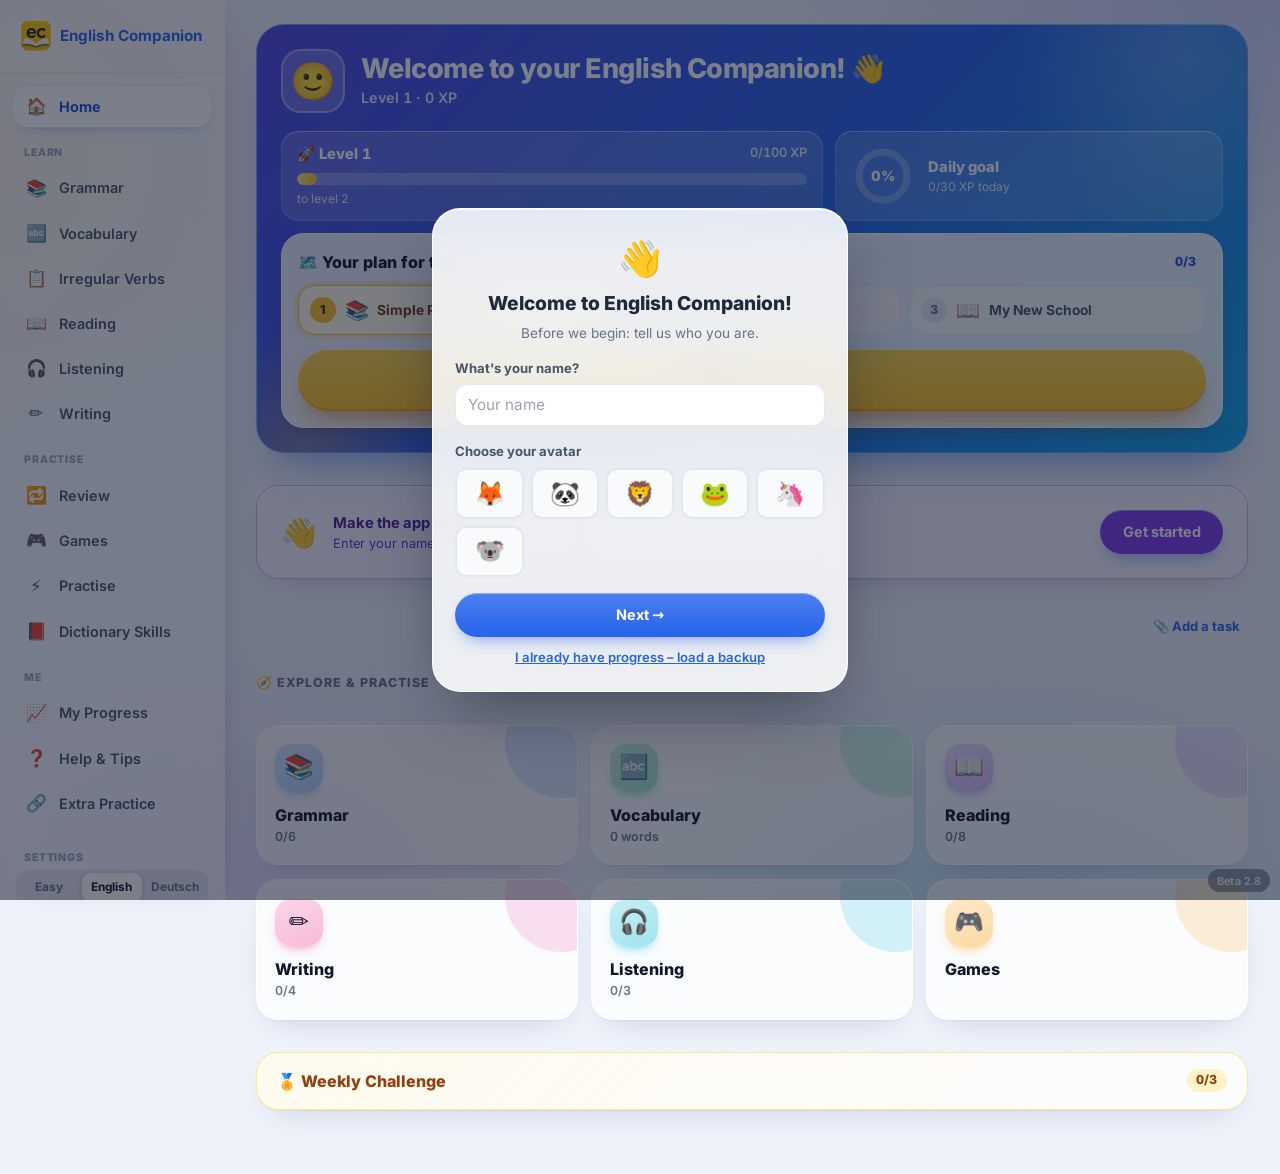
<file: index.html>
<!DOCTYPE html>
<html lang="de">
<head>
<meta charset="UTF-8">
<meta name="viewport" content="width=device-width, initial-scale=1.0, viewport-fit=cover">
<title>ec · English Companion</title>
<link rel="manifest" href="manifest.json">
<meta name="theme-color" content="#F59E0B">
<meta name="apple-mobile-web-app-capable" content="yes">
<meta name="apple-mobile-web-app-status-bar-style" content="default">
<meta name="apple-mobile-web-app-title" content="My English Companion">
<link rel="apple-touch-icon" href="apple-touch-icon.png">
<!-- Tailwind & Schrift liegen lokal (kein CDN, keine Google-Server → DSGVO,
     schneller Start, komplett offline-fähig).
     tailwind.css neu erzeugen, falls neue Utility-Klassen dazukommen:
     npx tailwindcss@3.4.17 -i in.css -o tailwind.css --content "index.html,js/**/*.js" --minify
     (in.css: "@tailwind base; @tailwind components; @tailwind utilities;") -->
<link rel="stylesheet" href="tailwind.css">
<link rel="stylesheet" href="css/app.css">
</head>
<body class="bg-slate-50">

<!-- TOPBAR (mobile) -->
<div id="topbar" style="position:fixed;top:0;left:0;right:0;min-height:3.25rem;height:calc(3.25rem + env(safe-area-inset-top));padding-top:env(safe-area-inset-top);background:#fff;border-bottom:1px solid #F1F5F9;z-index:50;align-items:center;padding-left:1rem;padding-right:1rem;gap:.6rem">
  <button onclick="toggleSidebar()" style="background:none;border:none;cursor:pointer;font-size:1.4rem;padding:.25rem;line-height:1;color:#475569" aria-label="Menü">☰</button>
  <button onclick="go('home')" style="display:flex;align-items:center;gap:.6rem;background:none;border:none;cursor:pointer;padding:0;min-width:0" aria-label="Home"><img src="icon-192.png" alt="ec" style="width:1.6rem;height:1.6rem;border-radius:.4rem;object-fit:cover;flex-shrink:0"><span style="font-weight:700;color:#2563EB;font-size:.95rem;white-space:nowrap;overflow:hidden;text-overflow:ellipsis">English Companion</span></button>
</div>
<!-- SIDEBAR OVERLAY -->
<div id="sidebar-overlay" onclick="toggleSidebar()"></div>
<!-- SIDEBAR -->
<aside id="sidebar" class="fixed top-0 left-0 h-full w-56 bg-white border-r border-slate-100 flex-col z-40">
  <div class="px-5 py-5 border-b border-slate-100">
    <div style="display:flex;align-items:center;justify-content:space-between">
      <button onclick="go('home')" class="flex items-center gap-2 font-bold text-blue-600 text-base" style="background:none;border:none;cursor:pointer;padding:0" aria-label="Home">
        <img src="icon-192.png" alt="ec" style="width:2rem;height:2rem;border-radius:.4rem;object-fit:cover;background:#F59E0B">
        <span style="font-size:.95rem">English Companion</span>
      </button>
      <button onclick="toggleSidebar()" id="sidebar-close" style="background:none;border:none;cursor:pointer;font-size:1.3rem;color:#94A3B8;display:none;padding:.2rem" aria-label="Menü schließen">✕</button>
    </div>
  </div>
  <nav class="flex-1 overflow-y-auto py-3 px-3 side-nav">
    <button class="nav-link" onclick="go('home')"><i>🏠</i><span data-i18n="nav_home">Home</span></button>

    <p class="nav-group" data-i18n="nav_group_learn">Learn</p>
    <button class="nav-link" onclick="go('grammar')"><i>📚</i><span data-i18n="nav_grammar">Grammar</span></button>
    <button class="nav-link" onclick="go('vocabulary')"><i>🔤</i><span data-i18n="nav_vocab">Vocabulary</span></button>
    <button class="nav-link" onclick="go('irreg','list')"><i>📋</i><span data-i18n="nav_irreg">Irregular Verbs</span></button>
    <button class="nav-link" onclick="go('reading-list')"><i>📖</i><span data-i18n="nav_reading">Reading</span></button>
    <button class="nav-link" onclick="go('listening-list')"><i>🎧</i><span data-i18n="area_listening">Listening</span></button>
    <button class="nav-link" onclick="go('writing-list')"><i>✏️</i><span data-i18n="nav_writing">Writing</span></button>

    <p class="nav-group" data-i18n="nav_group_practise">Practise</p>
    <button class="nav-link" onclick="go('review')"><i>🔁</i><span data-i18n="nav_review">Review</span><span id="nav-review-badge" class="nav-badge" style="display:none"></span></button>
    <button class="nav-link" onclick="go('spiele')"><i>🎮</i><span data-i18n="nav_games">Games</span></button>
    <button class="nav-link" onclick="go('practice')"><i>⚡</i><span data-i18n="nav_practice">Practice</span></button>
    <button class="nav-link" onclick="go('dict-skills')"><i>📕</i><span data-i18n="nav_dict">Dictionary Skills</span></button>

    <p class="nav-group" data-i18n="nav_group_me">Me</p>
    <button class="nav-link" onclick="go('lernweg')"><i>📈</i><span data-i18n="nav_progress">My Progress</span></button>
    <button class="nav-link" onclick="go('help')"><i>❓</i><span data-i18n="nav_help">Help & Tips</span></button>
    <button class="nav-link" onclick="go('extern')"><i>🔗</i><span data-i18n="nav_extern">More Practice</span></button>

    <!-- Einstellungen: Sprache, Lesehilfen, Installation – kompakt am Ende -->
    <div class="nav-settings">
      <p class="nav-group" data-i18n="nav_settings">Settings</p>
      <div class="seg" role="group" aria-label="Language">
        <button onclick="setLang('en1')" id="lang-btn-en1" title="Simple English"><span data-i18n="lang_easy">Easy</span></button>
        <button onclick="setLang('en2')" id="lang-btn-en2" title="Standard English">English</button>
        <button onclick="setLang('de')" id="lang-btn-de" title="Deutsch">Deutsch</button>
      </div>
      <div class="toggle-row">
        <button onclick="toggleBigText()" id="a11y-btn-big"><b>Aa</b> <span data-i18n="a11y_big">Larger text</span></button>
        <button onclick="toggleEasyRead()" id="a11y-btn-easy"><b>↔</b> <span data-i18n="a11y_easy">Easier reading</span></button>
      </div>
      <div id="pwa-install-box">
        <button id="pwa-install-btn" class="nav-link" onclick="triggerPWAInstall()" style="display:none"><i>⬇️</i><span>Install App</span></button>
        <button class="nav-link nav-link-quiet" onclick="go('pwa-help')"><i>📲</i><span data-i18n="nav_install">Install the app</span></button>
      </div>
    </div>
  </nav>
</aside>

<!-- MOBILE NAV -->
<!-- display wird rein per CSS gesteuert (mobil: flex, Desktop: none) –
     ein inline display:none würde die Media-Query immer überstimmen -->
<nav id="mobile-nav" class="fixed bottom-0 left-0 right-0 bg-white border-t border-slate-100 z-40 justify-around py-1" style="padding-bottom:env(safe-area-inset-bottom)">
  <button style="background:none;border:none;font-family:inherit" onclick="go('home')" class="flex flex-col items-center gap-0.5 py-1 px-2 cursor-pointer text-slate-500 text-xs"><span style="font-size:1.2rem">🏠</span><span data-i18n="nav_home">Home</span></button>
  <button style="background:none;border:none;font-family:inherit" onclick="go('grammar')" class="flex flex-col items-center gap-0.5 py-1 px-2 cursor-pointer text-slate-500 text-xs"><span style="font-size:1.2rem">📚</span><span data-i18n="nav_grammar">Grammar</span></button>
  <button style="background:none;border:none;font-family:inherit" onclick="go('vocabulary')" class="flex flex-col items-center gap-0.5 py-1 px-2 cursor-pointer text-slate-500 text-xs"><span style="font-size:1.2rem">🔤</span><span data-i18n="nav_vocab">Vocabulary</span></button>
  
  <button style="background:none;border:none;font-family:inherit" onclick="go('reading-list')" class="flex flex-col items-center gap-0.5 py-1 px-2 cursor-pointer text-slate-500 text-xs"><span style="font-size:1.2rem">📖</span><span data-i18n="nav_reading">Reading</span></button>
  <button style="background:none;border:none;font-family:inherit" onclick="go('lernweg')" class="flex flex-col items-center gap-0.5 py-1 px-2 cursor-pointer text-slate-500 text-xs"><span style="font-size:1.2rem">📈</span><span data-i18n="nav_progress">My Progress</span></button>
</nav>

<!-- MAIN -->
<div class="main-content" style="margin-left:14rem; min-height:100vh; padding:2rem 2rem 4rem">
  <div id="app"></div>
</div>
<!-- Reihenfolge wichtig: Inhalte und Grundfunktionen zuerst, js/app.js startet die App. -->
<script src="js/config.js"></script>
<script src="data/grammar.js"></script>
<script src="data/vocab.js"></script>
<script src="data/irregular-verbs.js"></script>
<script src="data/skills.js"></script>
<script src="data/badges.js"></script>
<script src="js/storage.js"></script>
<script src="js/i18n.js"></script>
<script src="js/core.js"></script>
<script src="js/srs.js"></script>
<script src="data/grammar-ohe.js"></script>
<script src="js/router.js"></script>
<script src="js/features/home.js"></script>
<script src="js/features/onboarding.js"></script>
<script src="js/features/grammar.js"></script>
<script src="js/features/vocabulary.js"></script>
<script src="js/features/irregular-verbs.js"></script>
<script src="js/features/skills.js"></script>
<script src="js/features/games.js"></script>
<script src="js/features/practice.js"></script>
<script src="js/features/today.js"></script>
<script src="js/features/progress.js"></script>
<script src="js/features/help.js"></script>
<script src="js/app.js"></script>
</body>
</html>
</file>
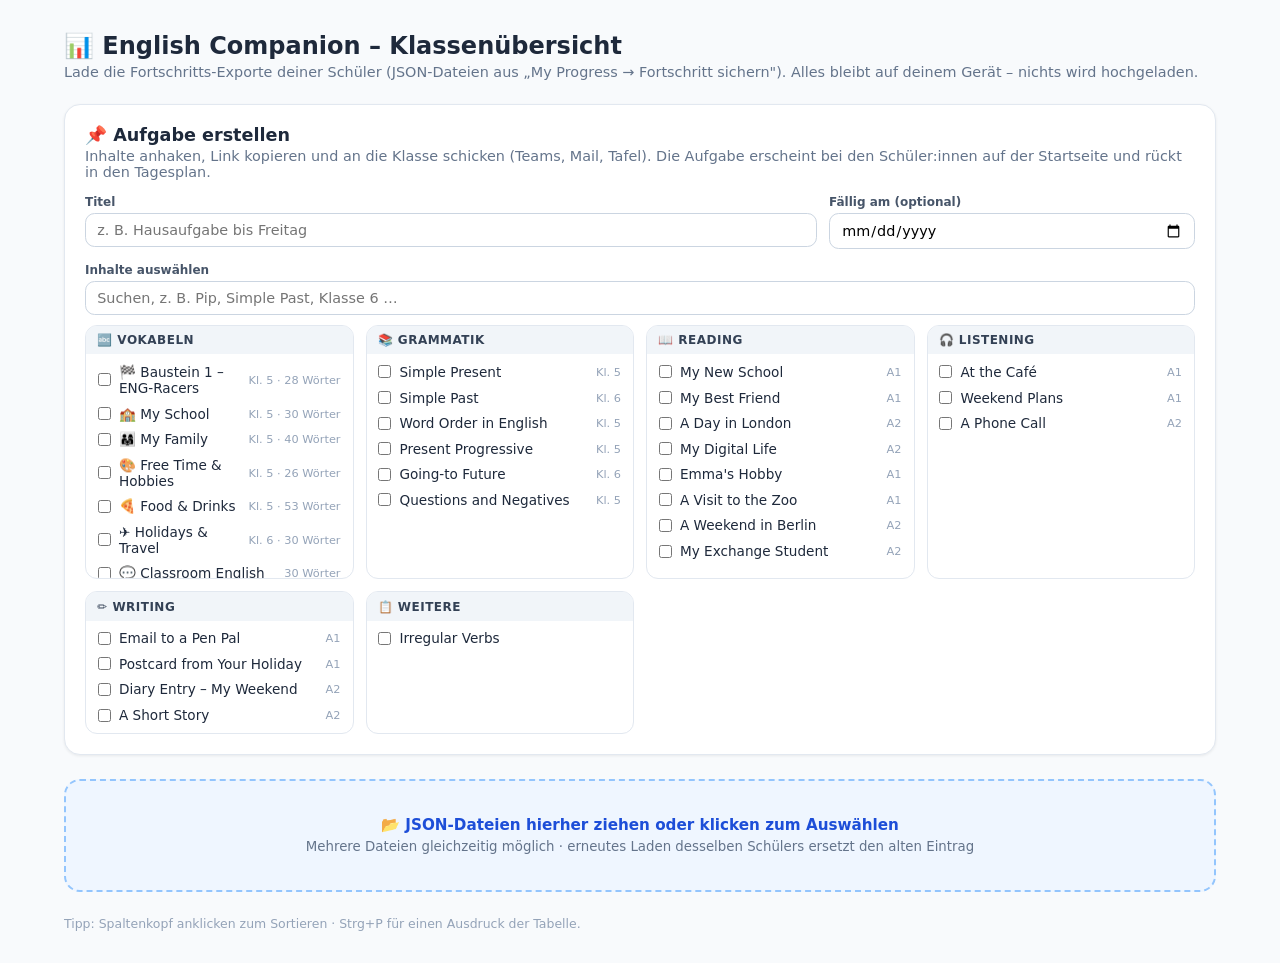
<file: teacher.html>
<!DOCTYPE html>
<html lang="de">
<head>
<meta charset="UTF-8">
<meta name="viewport" content="width=device-width, initial-scale=1.0">
<title>ec · Lehrkräfte-Auswertung</title>
<meta name="robots" content="noindex">
<style>
  * { box-sizing: border-box; margin: 0; padding: 0; }
  body { font-family: system-ui, -apple-system, "Segoe UI", sans-serif; background: #F8FAFC; color: #1E293B; padding: 2rem 1.5rem; }
  .wrap { max-width: 72rem; margin: 0 auto; }
  h1 { font-size: 1.5rem; font-weight: 800; margin-bottom: .25rem; }
  .sub { color: #64748B; font-size: .9rem; margin-bottom: 1.5rem; }
  #drop { border: 2.5px dashed #93C5FD; background: #EFF6FF; border-radius: 1rem; padding: 2.2rem 1rem; text-align: center; cursor: pointer; transition: background .15s; margin-bottom: 1.5rem; }
  #drop.over { background: #DBEAFE; border-color: #3B82F6; }
  #drop p { color: #1D4ED8; font-weight: 600; font-size: .95rem; }
  #drop small { color: #64748B; display: block; margin-top: .35rem; }
  table { border-collapse: collapse; width: 100%; background: #fff; border-radius: .75rem; overflow: hidden; box-shadow: 0 1px 3px rgba(0,0,0,.07); font-size: .85rem; }
  th { background: #1E293B; color: #E2E8F0; text-align: left; padding: .55rem .7rem; font-size: .72rem; text-transform: uppercase; letter-spacing: .04em; white-space: nowrap; cursor: pointer; user-select: none; }
  td { padding: .55rem .7rem; border-bottom: 1px solid #F1F5F9; vertical-align: top; }
  tr:hover td { background: #F8FAFC; }
  .bar { background: #E2E8F0; border-radius: 99px; height: .5rem; min-width: 4.5rem; overflow: hidden; }
  .bar > div { height: 100%; border-radius: 99px; }
  .pill { display: inline-block; font-size: .72rem; font-weight: 700; padding: .1rem .5rem; border-radius: 99px; background: #FEF3C7; color: #92400E; margin: .1rem .15rem .1rem 0; }
  .muted { color: #94A3B8; }
  .num { text-align: right; font-variant-numeric: tabular-nums; }
  #summary { display: none; gap: 1rem; margin-bottom: 1.25rem; flex-wrap: wrap; }
  .stat { background: #fff; border: 1px solid #E2E8F0; border-radius: .75rem; padding: .7rem 1.1rem; }
  .stat b { font-size: 1.2rem; display: block; }
  .stat span { font-size: .72rem; color: #64748B; }
  .hint { font-size: .78rem; color: #94A3B8; margin-top: 1rem; }
  @media print { #drop, .hint, #maker { display: none; } body { padding: 0; } }
  /* Aufgaben-Link erstellen */
  #maker { background: #fff; border: 1px solid #E2E8F0; border-radius: 1rem; padding: 1.25rem; margin-bottom: 1.5rem; box-shadow: 0 1px 3px rgba(0,0,0,.07); }
  #maker h2 { font-size: 1.1rem; font-weight: 800; margin-bottom: .2rem; }
  #maker label { font-size: .75rem; font-weight: 700; color: #475569; display: block; margin-bottom: .25rem; }
  #maker input[type=text], #maker input[type=date], #maker input[type=search], #maker input[type=url] { width: 100%; border: 1.5px solid #CBD5E1; border-radius: .6rem; padding: .5rem .7rem; font-size: .9rem; font-family: inherit; }
  .mk-grid { display: grid; grid-template-columns: 2fr 1fr; gap: .75rem; margin: .9rem 0; }
  .mk-lists { display: grid; grid-template-columns: repeat(auto-fit, minmax(15rem, 1fr)); gap: .75rem; margin-top: .6rem; }
  .mk-list { border: 1px solid #E2E8F0; border-radius: .75rem; overflow: hidden; }
  .mk-list h3 { font-size: .75rem; text-transform: uppercase; letter-spacing: .04em; background: #F1F5F9; padding: .45rem .7rem; color: #334155; }
  .mk-list div { max-height: 14rem; overflow-y: auto; padding: .3rem .4rem; }
  #maker .mk-item { display: flex; align-items: center; gap: .5rem; padding: .3rem .35rem; border-radius: .4rem; font-size: .85rem; font-weight: 400; color: #1E293B; margin: 0; cursor: pointer; }
  .mk-item:hover { background: #F8FAFC; }
  .mk-item small { color: #94A3B8; margin-left: auto; white-space: nowrap; }
  #mk-out { margin-top: 1rem; background: #EFF6FF; border: 1px solid #BFDBFE; border-radius: .75rem; padding: .8rem; display: none; }
  #mk-out textarea { width: 100%; border: 1px solid #BFDBFE; border-radius: .5rem; padding: .5rem; font-size: .8rem; font-family: ui-monospace, Consolas, monospace; resize: vertical; min-height: 4.2rem; word-break: break-all; }
  .mk-btn { background: #2563EB; color: #fff; border: none; border-radius: .6rem; padding: .5rem 1rem; font-weight: 700; font-size: .85rem; cursor: pointer; margin-top: .5rem; }
  .mk-btn.ghost { background: #fff; color: #2563EB; border: 1.5px solid #BFDBFE; }
  .pill.ok { background: #DCFCE7; color: #166534; }
  @media (max-width: 40rem) { .mk-grid { grid-template-columns: 1fr; } }
</style>
</head>
<body>
<div class="wrap">
  <h1>📊 English Companion – Klassenübersicht</h1>
  <p class="sub">Lade die Fortschritts-Exporte deiner Schüler (JSON-Dateien aus „My Progress → Fortschritt sichern"). Alles bleibt auf deinem Gerät – nichts wird hochgeladen.</p>

  <div id="maker">
    <h2>📌 Aufgabe erstellen</h2>
    <p class="sub" style="margin-bottom:0">Inhalte anhaken, Link kopieren und an die Klasse schicken (Teams, Mail, Tafel). Die Aufgabe erscheint bei den Schüler:innen auf der Startseite und rückt in den Tagesplan.</p>
    <div class="mk-grid">
      <div><label for="mk-title">Titel</label><input id="mk-title" type="text" maxlength="60" placeholder="z. B. Hausaufgabe bis Freitag"></div>
      <div><label for="mk-due">Fällig am (optional)</label><input id="mk-due" type="date"></div>
    </div>
    <label for="mk-filter">Inhalte auswählen</label>
    <input id="mk-filter" type="search" placeholder="Suchen, z. B. Pip, Simple Past, Klasse 6 …">
    <div class="mk-lists" id="mk-lists"></div>
    <div id="mk-out">
      <label for="mk-base">Adresse der App (so, wie die Schüler:innen sie öffnen)</label>
      <input id="mk-base" type="url" placeholder="https://….github.io/…/">
      <label for="mk-link" style="margin-top:.7rem">Aufgaben-Link (<span id="mk-count">0</span> Inhalte)</label>
      <textarea id="mk-link" readonly></textarea>
      <button class="mk-btn" onclick="mkCopy()">Link kopieren</button>
      <button class="mk-btn ghost" onclick="mkReset()">Auswahl leeren</button>
      <p class="hint" style="margin-top:.6rem">Wichtig für iPads: Ist die App auf dem Home-Bildschirm installiert, öffnet sich der Link in Safari statt in der App. Die Schüler:innen kopieren dann den Link und tippen in der App auf der Startseite auf „📎 Aufgabe hinzufügen“.</p>
    </div>
  </div>

  <div id="drop" onclick="document.getElementById('file').click()">
    <p>📂 JSON-Dateien hierher ziehen oder klicken zum Auswählen</p>
    <small>Mehrere Dateien gleichzeitig möglich · erneutes Laden desselben Schülers ersetzt den alten Eintrag</small>
    <input id="file" type="file" accept=".json,application/json" multiple style="display:none">
  </div>

  <div id="summary"></div>
  <div id="tablewrap"></div>
  <p class="hint">Tipp: Spaltenkopf anklicken zum Sortieren · Strg+P für einen Ausdruck der Tabelle.</p>
</div>

<!-- Inhalte der App (für die Aufgaben-Auswahl und die Titel in der Tabelle) -->
<script src="data/grammar.js"></script>
<script src="data/vocab.js"></script>
<script src="data/skills.js"></script>
<script>
// ═══════════════════════════════════════════════
// AUFGABEN-LINK ERSTELLEN
// Format (muss zu js/features/today.js passen):
//   …/#aufgabe=<Base64 von {"v":1,"t":"Titel","d":"2026-11-20","i":["v:soul5b1","g:sp"]}>
// ═══════════════════════════════════════════════
const MK_GROUPS = [
  {k:'v', title:'🔤 Vokabeln',  items: VOCAB.filter(t=>t.words && t.words.length).map(t=>({id:t.id, label:(t.emoji?t.emoji+' ':'')+t.title, meta:(t.cls?'Kl. '+t.cls+' · ':'')+t.words.length+' Wörter'}))},
  {k:'g', title:'📚 Grammatik', items: GRAMMAR.map(t=>({id:t.id, label:t.title, meta:t.cls?'Kl. '+t.cls:''}))},
  {k:'r', title:'📖 Reading',   items: READING.map(t=>({id:t.id, label:t.title, meta:t.level||''}))},
  {k:'l', title:'🎧 Listening', items: LISTENING.map(t=>({id:t.id, label:t.title, meta:t.level||''}))},
  {k:'w', title:'✏️ Writing',   items: WRITING.map(t=>({id:t.id, label:t.title, meta:t.level||''}))},
  {k:'i', title:'📋 Weitere',   items: [{id:'all', label:'Irregular Verbs', meta:''}]}
];
const mkSel = new Set();
function mkTitleOf(k, id){
  const g = MK_GROUPS.find(g=>g.k===k); const it = g && g.items.find(x=>x.id===id);
  return it ? it.label : k+':'+id;
}
function mkRender(){
  const f = document.getElementById('mk-filter').value.trim().toLowerCase();
  document.getElementById('mk-lists').innerHTML = MK_GROUPS.map(g=>{
    const rows = g.items.filter(x=>!f || (x.label+' '+x.meta).toLowerCase().includes(f) || mkSel.has(g.k+':'+x.id));
    if(!rows.length) return '';
    return `<div class="mk-list"><h3>${g.title}</h3><div>${rows.map(x=>{
      const key = g.k+':'+x.id;
      return `<label class="mk-item"><input type="checkbox" ${mkSel.has(key)?'checked':''} onchange="mkToggle('${key}',this.checked)"> <span>${esc(x.label)}</span><small>${esc(x.meta)}</small></label>`;
    }).join('')}</div></div>`;
  }).join('');
}
function mkToggle(key, on){ if(on) mkSel.add(key); else mkSel.delete(key); mkUpdate(); }
function mkBase(){
  let b = document.getElementById('mk-base').value.trim();
  if(!b) return '';
  b = b.replace(/#.*$/,'').replace(/(teacher|index)\.html$/,'');
  return b.endsWith('/') ? b : b + '/';
}
function mkUpdate(){
  const out = document.getElementById('mk-out');
  if(!mkSel.size){ out.style.display = 'none'; return; }
  out.style.display = 'block';
  const payload = {v:1, t:document.getElementById('mk-title').value.trim(), d:document.getElementById('mk-due').value||'', i:Array.from(mkSel)};
  const code = btoa(unescape(encodeURIComponent(JSON.stringify(payload)))).replace(/\+/g,'-').replace(/\//g,'_').replace(/=+$/,'');
  document.getElementById('mk-link').value = mkBase() + '#aufgabe=' + code;
  document.getElementById('mk-count').textContent = mkSel.size;
}
function mkCopy(){
  const ta = document.getElementById('mk-link');
  const b = document.querySelector('#mk-out .mk-btn');
  const done = ()=>{ const old = b.textContent; b.textContent = '✓ Kopiert'; setTimeout(()=>b.textContent = old, 1500); };
  if(navigator.clipboard && navigator.clipboard.writeText){ navigator.clipboard.writeText(ta.value).then(done).catch(()=>{ ta.select(); document.execCommand('copy'); done(); }); }
  else { ta.select(); document.execCommand('copy'); done(); }
}
function mkReset(){ mkSel.clear(); mkRender(); mkUpdate(); }
document.addEventListener('DOMContentLoaded', ()=>{
  const base = document.getElementById('mk-base');
  let saved = ''; try { saved = localStorage.getItem('ec_teacher_base')||''; } catch(e){}
  base.value = saved || (location.protocol.indexOf('http')===0 ? new URL('./', location.href).href : '');
  base.addEventListener('input', ()=>{ try { localStorage.setItem('ec_teacher_base', base.value.trim()); } catch(e){} mkUpdate(); });
  ['mk-title','mk-due'].forEach(id=>document.getElementById(id).addEventListener('input', mkUpdate));
  document.getElementById('mk-filter').addEventListener('input', mkRender);
  mkRender();
});

// ═══════════════════════════════════════════════
// KLASSENÜBERSICHT
// ═══════════════════════════════════════════════
const students = new Map(); // key: Name+Datei → Datensatz
let sortKey = 'name', sortDir = 1;

const drop = document.getElementById('drop');
['dragover','dragenter'].forEach(ev=>drop.addEventListener(ev, e=>{ e.preventDefault(); drop.classList.add('over'); }));
['dragleave','drop'].forEach(ev=>drop.addEventListener(ev, e=>{ e.preventDefault(); drop.classList.remove('over'); }));
drop.addEventListener('drop', e=>handleFiles(e.dataTransfer.files));
document.getElementById('file').addEventListener('change', e=>{ handleFiles(e.target.files); e.target.value=''; });

function handleFiles(files){
  Array.from(files).forEach(f=>{
    const reader = new FileReader();
    reader.onload = ev=>{
      try{
        const p = JSON.parse(ev.target.result);
        if(typeof p!=='object' || p===null || !('vocab' in p) || !('grammar' in p)){
          alert(f.name+': Das ist keine English-Companion-Exportdatei.'); return;
        }
        const row = analyse(p, f.name);
        students.set(row.name.toLowerCase()+'|'+ (row.cls||''), row);
        renderTable();
      }catch(err){ alert(f.name+': Datei konnte nicht gelesen werden.'); }
    };
    reader.readAsText(f);
  });
}

function analyse(p, filename){
  const words = Object.values(p.vocab||{}).reduce((s,v)=>s+((v.known||[]).length),0);
  const grammarDone = Object.values(p.grammar||{}).filter(g=>g.completed).length;
  const level = Math.floor((p.xp||0)/100)+1;
  const as = p.assessments||[];
  const lastA = as[as.length-1] || null;
  const firstA = as[0] || null;
  // Schwerpunkte: Themen unter 60 % im letzten Check
  const focus = [];
  if(lastA && lastA.perTopic){
    for(const tid in lastA.perTopic){
      const r = lastA.perTopic[tid];
      if(r.total>0 && r.right/r.total < .6) focus.push(tid);
    }
  }
  // XP der letzten 30 Tage (fürs Klassenziel)
  const xp30 = Object.values(p.xpLog||{}).reduce((s,v)=>s+v,0);
  return {
    name: p.name || filename.replace(/\.json$/i,''),
    cls: p.cls || '',
    level, xp: p.xp||0, xp30,
    streak: p.streak||0, lastDate: p.lastDate||'',
    words, grammarDone,
    reading: (p.reading||[]).length, writing: (p.writing||[]).length,
    checkPct: lastA ? lastA.pct : null,
    checkDate: lastA ? lastA.date : '',
    checkTrend: (lastA && firstA && as.length>1) ? lastA.pct - firstA.pct : null,
    focus,
    // Aufgaben: wie viele Inhalte erledigt, und ob selbst abgehakt statt geübt
    tasks: (p.tasks||[]).map(t=>({
      title: t.t || 'Aufgabe', due: t.d || '',
      done: (t.items||[]).filter(x=>x.done).length, total: (t.items||[]).length,
      self: (t.items||[]).filter(x=>x.done==='self').length,
      open: (t.items||[]).filter(x=>!x.done).map(x=>mkTitleOf(x.k, x.id))
    })),
    errors: p.errors||{}
  };
}

const TOPIC_NAMES = { sp:'Simple Present', past:'Simple Past', wo:'Word Order', pp:'Present Progressive', gtf:'Going-to Future', qn:'Questions/Negatives', vocab:'Vokabular', listening:'Hörverstehen' };

function setSort(k){ if(sortKey===k) sortDir*=-1; else { sortKey=k; sortDir=1; } renderTable(); }

function renderTable(){
  const rows = Array.from(students.values()).sort((a,b)=>{
    const va=a[sortKey], vb=b[sortKey];
    if(typeof va==='string') return sortDir * String(va).localeCompare(String(vb),'de');
    return sortDir * ((va===null?-1:va) - (vb===null?-1:vb));
  });
  // Zusammenfassung
  const sum = document.getElementById('summary');
  if(rows.length){
    const avg = arr=>arr.length?Math.round(arr.reduce((s,x)=>s+x,0)/arr.length):0;
    const checks = rows.filter(r=>r.checkPct!==null).map(r=>r.checkPct);
    sum.style.display='flex';
    sum.innerHTML = `
      <div class="stat"><b>${rows.length}</b><span>Schüler geladen</span></div>
      <div class="stat"><b>${avg(rows.map(r=>r.xp))} XP</b><span>Ø Punkte</span></div>
      <div class="stat"><b>${rows.reduce((s,r)=>s+(r.xp30||0),0)} XP</b><span>Klasse gesamt (letzte 30 Tage) – fürs Klassenziel</span></div>
      <div class="stat"><b>${avg(rows.map(r=>r.words))}</b><span>Ø Vokabeln gelernt</span></div>
      <div class="stat"><b>${checks.length?avg(checks)+'%':'–'}</b><span>Ø Sprach-Check</span></div>`;
  }
  const focusHTML = r => r.focus.length
    ? r.focus.map(t=>`<span class="pill">${TOPIC_NAMES[t]||t}</span>`).join('')
    : (r.checkPct===null?'<span class="muted">kein Check</span>':'<span style="color:#059669;font-weight:600">✓ keine</span>');
  const tasksHTML = r => (r.tasks||[]).length
    ? r.tasks.map(t=>`<span class="pill ${t.done>=t.total?'ok':''}" title="${esc(t.open.length?'Offen: '+t.open.join(', '):'Alles erledigt')}">${esc(t.title)} ${t.done}/${t.total}${t.self?' · '+t.self+'× selbst abgehakt':''}</span>`).join('')
    : '<span class="muted">–</span>';
  document.getElementById('tablewrap').innerHTML = rows.length ? `
  <div style="overflow-x:auto"><table>
    <thead><tr>
      <th onclick="setSort('name')">Name</th>
      <th onclick="setSort('cls')">Kl.</th>
      <th onclick="setSort('xp')" class="num">Level / XP</th>
      <th onclick="setSort('streak')" class="num">🔥 Streak</th>
      <th onclick="setSort('words')" class="num">Vokabeln</th>
      <th onclick="setSort('grammarDone')" class="num">Grammatik</th>
      <th onclick="setSort('reading')" class="num">Read / Write</th>
      <th onclick="setSort('checkPct')">Sprach-Check</th>
      <th>Aufgaben</th>
      <th>Schwerpunkte</th>
      <th onclick="setSort('lastDate')">Zuletzt aktiv</th>
    </tr></thead>
    <tbody>${rows.map(r=>`<tr>
      <td style="font-weight:700">${esc(r.name)}</td>
      <td>${r.cls||'–'}</td>
      <td class="num">Lv ${r.level} · ${r.xp}</td>
      <td class="num">${r.streak||'–'}</td>
      <td class="num">${r.words}</td>
      <td class="num">${r.grammarDone}/6</td>
      <td class="num">${r.reading} / ${r.writing}</td>
      <td>${r.checkPct===null?'<span class="muted">–</span>':`
        <div style="display:flex;align-items:center;gap:.4rem">
          <div class="bar"><div style="width:${r.checkPct}%;background:${r.checkPct>=60?'#10B981':'#F59E0B'}"></div></div>
          <span style="font-weight:700">${r.checkPct}%</span>
          ${r.checkTrend!==null?`<span style="font-size:.72rem;color:${r.checkTrend>0?'#059669':r.checkTrend<0?'#DC2626':'#94A3B8'}">${r.checkTrend>0?'▲+':''}${r.checkTrend<0?'▼':''}${r.checkTrend!==0?r.checkTrend:'▬'}</span>`:''}
        </div><small class="muted">${r.checkDate}</small>`}</td>
      <td style="max-width:16rem">${tasksHTML(r)}</td>
      <td style="max-width:16rem">${focusHTML(r)}</td>
      <td>${r.lastDate||'–'}</td>
    </tr>`).join('')}</tbody>
  </table></div>` : '';
}
function esc(s){ return String(s).replace(/&/g,'&amp;').replace(/</g,'&lt;').replace(/"/g,'&quot;'); }
</script>
</body>
</html>
</file>
<file: css/app.css>
@font-face {
    font-family: 'Inter';
    font-style: normal;
    font-weight: 100 900;
    font-display: swap;
    src: url('../fonts/inter-latin.woff2') format('woff2');
    unicode-range: U+0000-00FF, U+0131, U+0152-0153, U+02BB-02BC, U+02C6, U+02DA, U+02DC, U+0304, U+0308, U+0329, U+2000-206F, U+20AC, U+2122, U+2191, U+2193, U+2212, U+2215, U+FEFF, U+FFFD;
  }
  @font-face {
    font-family: 'Inter';
    font-style: normal;
    font-weight: 100 900;
    font-display: swap;
    src: url('../fonts/inter-latin-ext.woff2') format('woff2');
    unicode-range: U+0100-02BA, U+02BD-02C5, U+02C7-02CC, U+02CE-02D7, U+02DD-02FF, U+0304, U+0308, U+0329, U+1D00-1DBF, U+1E00-1E9F, U+1EF2-1EFF, U+2020, U+20A0-20AB, U+20AD-20C0, U+2113, U+2C60-2C7F, U+A720-A7FF;
  }
  body { font-family: "Inter", system-ui, -apple-system, "Segoe UI", sans-serif; }
  /* Accessibility: larger text (scale ROOT so all rem-based sizes grow) */
  html.big-text { font-size: 120%; }
  html.big-text body { font-size: 1rem; }
  /* Print: show only the print overlay area */
  @media print {
    body * { visibility: hidden !important; }
    #print-overlay, #print-overlay * { visibility: visible !important; }
    #print-overlay { position: absolute !important; inset: 0 !important; background: #fff !important; }
    .no-print { display: none !important; }
    @page { size: A4; margin: 16mm; }
  }
  /* Accessibility: easier reading (more spacing) */
  body.easy-read { letter-spacing: .02em; word-spacing: .08em; line-height: 1.7; }
  body.easy-read p, body.easy-read li, body.easy-read span { line-height: 1.7; }
  .nav-link { transition: background .15s, color .15s; } .nav-link:hover { background: var(--tint); } .nav-link.active { background: var(--brand-soft); color: var(--brand-deep); font-weight: 700; }
  /* Nav-Einträge sind Buttons (per Tastatur erreichbar) – Button-Optik zurücksetzen */
  button.nav-link { background:none; border:none; font-family:inherit; width:100%; }
  :focus-visible { outline:2px solid #3B82F6; outline-offset:2px; border-radius:.4rem; }
  button:disabled { opacity:.45; cursor:not-allowed; }
  .card { background:var(--surface); border-radius:var(--r-lg); border:1px solid var(--line); padding:1.5rem; box-shadow:var(--shadow-1); }
  .btn-primary { background:var(--brand); color:#fff; padding:.7rem 1.3rem; border-radius:.9rem; font-weight:700; font-size:.9rem; border:none; cursor:pointer; box-shadow:0 3px 0 rgba(15,23,42,.2); transition:transform .08s, box-shadow .08s, filter .15s; }
  .btn-primary:hover { filter:brightness(1.06); } .btn-primary:active { transform:translateY(3px); box-shadow:0 0 0 rgba(15,23,42,.2); }
  .btn-secondary { background:#fff; color:var(--brand); border:1.5px solid #BFDBFE; padding:.7rem 1.3rem; border-radius:.9rem; font-weight:700; font-size:.9rem; cursor:pointer; box-shadow:0 3px 0 rgba(37,99,235,.12); transition:transform .08s, box-shadow .08s, background .15s; }
  .btn-secondary:hover { background:var(--brand-soft); } .btn-secondary:active { transform:translateY(3px); box-shadow:none; }
  .btn-success { background:#10B981; color:#fff; padding:.7rem 1.3rem; border-radius:.9rem; font-weight:700; font-size:.9rem; border:none; cursor:pointer; box-shadow:0 3px 0 rgba(15,23,42,.2); transition:transform .08s, box-shadow .08s; } .btn-success:active { transform:translateY(3px); box-shadow:none; }
  .pill-a1 { background:#D1FAE5; color:#065F46; font-size:.7rem; font-weight:700; padding:.2rem .6rem; border-radius:99px; }
  .pill-a2 { background:#DBEAFE; color:#1E40AF; font-size:.7rem; font-weight:700; padding:.2rem .6rem; border-radius:99px; }
  .opt-btn { display:block; width:100%; text-align:left; border:2px solid #E2E8F0; border-bottom-width:4px; border-radius:.9rem; padding:.8rem 1rem; font-size:.95rem; font-weight:600; cursor:pointer; background:#fff; color:#334155; transition:border-color .15s, background .15s, transform .08s; margin-bottom:.55rem; }
  .opt-btn:hover { border-color:#93C5FD; background:#EFF6FF; } .opt-btn:active { transform:translateY(2px); border-bottom-width:2px; margin-bottom:calc(.55rem + 2px); }
  .opt-correct { border-color:#34D399 !important; background:#ECFDF5 !important; color:#065F46 !important; }
  .opt-wrong   { border-color:#F87171 !important; background:#FEF2F2 !important; color:#991B1B !important; }
  .opt-selected { border-color:#3B82F6; background:#EFF6FF; color:#1E40AF; }
  .gap-input { border:none; border-bottom:2.5px solid #93C5FD; outline:none; background:transparent; padding:.25rem .5rem; font-size:.9rem; color:#1E3A8A; min-width:110px; max-width:180px; transition:border-color .15s; }
  .gap-input:focus { border-bottom-color:#3B82F6; }
  .feedback-ok  { background:#ECFDF5; border:1px solid #6EE7B7; color:#065F46; border-radius:.75rem; padding:.75rem 1rem; font-size:.875rem; margin-top:.75rem; }
  .feedback-err { background:#FEF2F2; border:1px solid #FCA5A5; color:#991B1B; border-radius:.75rem; padding:.75rem 1rem; font-size:.875rem; margin-top:.75rem; }
  .feedback-info{ background:#EFF6FF; border:1px solid #93C5FD; color:#1E40AF; border-radius:.75rem; padding:.75rem 1rem; font-size:.875rem; margin-top:.75rem; }
  .word-chip { display:inline-block; background:#fff; border:1.5px solid #E2E8F0; border-radius:.625rem; padding:.35rem .75rem; font-size:.8rem; font-weight:500; cursor:pointer; margin:.25rem; transition:all .15s; }
  .word-chip:hover { border-color:#93C5FD; background:#EFF6FF; }
  .word-chip.chosen { border-color:#3B82F6; background:#DBEAFE; color:#1E40AF; }
  .drop-zone { min-height:3rem; background:#F8FAFC; border:2px dashed #CBD5E1; border-radius:.75rem; padding:.75rem; margin-bottom:.75rem; display:flex; flex-wrap:wrap; gap:.25rem; align-items:center; }
  .progress-bar-outer { background:#E8EDF5; border-radius:99px; height:.7rem; overflow:hidden; box-shadow:inset 0 1px 2px rgba(15,23,42,.08); }
  .progress-bar-inner { height:100%; border-radius:99px; transition:width .5s cubic-bezier(.2,.8,.2,1); background-image:linear-gradient(rgba(255,255,255,.35), rgba(255,255,255,0) 60%); }
  .flashcard { min-height:11rem; display:flex; flex-direction:column; align-items:center; justify-content:center; cursor:pointer; transition:box-shadow .2s; }
  .flashcard:hover { box-shadow:0 4px 20px rgba(0,0,0,.1); }
  .badge-box { border-radius:1rem; padding:1rem; text-align:center; border:1px solid; }
  .badge-earned { background:#FFFBEB; border-color:#FCD34D; }
  .badge-locked { background:#F8FAFC; border-color:#E2E8F0; opacity:.5; filter:grayscale(1); }
  /* Sidebar default: hidden on mobile.
     z-index 60: liegt über der Topbar (z-50), sonst verdeckt die Topbar
     im mobilen Modus den Kopf der geöffneten Sidebar.
     padding-top: Safe-Area für Geräte mit Notch/Statusleiste. */
  #sidebar { display: none; z-index: 60; padding-top: env(safe-area-inset-top); }
  #sidebar-overlay { display:none; position:fixed; inset:0; background:rgba(0,0,0,.35); z-index:55; }
  #mobile-nav { display:none; }
  #topbar { display:flex; }
  @media(min-width:900px){
    #sidebar { display: flex; }
    #sidebar-overlay { display:none !important; }
    #topbar { display:none; }
    #mobile-nav { display:none !important; }
    .main-content { margin-left:14rem !important; padding-top:1.5rem !important; padding-bottom:2rem; }
  }
  @media(max-width:899px){
    #sidebar.open { display: flex; }
    #mobile-nav { display:flex; }
    .main-content { margin-left:0 !important; padding-top:calc(4.25rem + env(safe-area-inset-top)) !important; padding-bottom:calc(5rem + env(safe-area-inset-bottom)); }
  }
  .section-page { display:none; }
  .section-page.active { display:block; }

  /* ── Mobile Bottom-Nav: stabil & sauber eingebettet ──
     translateZ erzwingt eine eigene Compositing-Ebene, damit die Leiste
     beim Scrollen nicht "mitwandert"/ruckelt (v.a. iOS Safari). */
  #mobile-nav {
    transform: translateZ(0);
    will-change: transform;
    border-top: none;
    box-shadow: 0 -4px 20px rgba(15,23,42,.08);
    border-radius: 1.1rem 1.1rem 0 0;
    padding-top: .35rem;
  }
  #mobile-nav button { flex: 1; max-width: 5.5rem; border-radius: .75rem; padding: .3rem 0 .25rem; transition: color .15s; }
  #mobile-nav button.active { color: #2563EB; }
  #mobile-nav button.active > span:first-child {
    background: #EFF6FF; border-radius: 99px; padding: .05rem .8rem; display: inline-block;
  }
  #topbar { transform: translateZ(0); box-shadow: 0 1px 8px rgba(15,23,42,.05); border-bottom: none; }

  /* Ruhigeres Scrollen auf Mobilgeräten */
  html, body { overscroll-behavior-y: none; }
  .main-content { min-height: 100dvh; }


  /* ── XP-Chip & Konfetti (Feiern von Erfolgen) ── */
  #xp-chip { position:fixed; left:50%; transform:translateX(-50%) translateY(8px); bottom:calc(5.5rem + env(safe-area-inset-bottom)); z-index:9997; background:#7C3AED; color:#fff; font-weight:800; font-size:.9rem; padding:.4rem .9rem; border-radius:99px; box-shadow:0 6px 18px rgba(124,58,237,.35); opacity:0; transition:opacity .25s, transform .25s; pointer-events:none; }
  #xp-chip.show { opacity:1; transform:translateX(-50%) translateY(0); }
  @media(min-width:900px){ #xp-chip { bottom:2rem; } }
  .confetti-bit { position:fixed; width:.55rem; height:.55rem; border-radius:2px; z-index:9996; pointer-events:none; top:-1rem; animation: confetti-fall linear forwards; }
  @keyframes confetti-fall {
    to { transform: translateY(110vh) rotate(720deg); opacity:.15; }
  }

  /* ═══════════════════════════════════════════════
     GESTALTUNG: Farben, Flächen, Startseite
     ═══════════════════════════════════════════════ */
  :root {
    --brand:#2563EB; --brand-deep:#1D4ED8; --brand-soft:#E8F0FF; --tint:#F3F6FC;
    --sun:#FBBF24; --sun-deep:#D97706; --ink:#0F172A; --muted:#64748B;
    --surface:#fff; --line:rgba(15,23,42,.07);
    --r-lg:1.25rem; --r-xl:1.75rem;
    --shadow-1:0 1px 2px rgba(15,23,42,.04), 0 10px 24px -14px rgba(15,23,42,.18);
    --shadow-2:0 2px 4px rgba(15,23,42,.05), 0 18px 36px -16px rgba(15,23,42,.28);
  }
  /* Hintergrund: ruhige Fläche mit zwei weichen Farbschimmern (fest, scrollt nicht mit) */
  body.bg-slate-50 { background:#F5F7FC; color:var(--ink); }
  body::before { content:""; position:fixed; inset:0; z-index:-1; pointer-events:none;
    background:
      radial-gradient(60rem 30rem at 105% -5%, rgba(99,102,241,.13), transparent 60%),
      radial-gradient(45rem 26rem at -10% 25%, rgba(251,191,36,.12), transparent 60%),
      radial-gradient(50rem 30rem at 60% 110%, rgba(14,165,233,.10), transparent 60%); }
  #app { max-width:64rem; margin:0 auto; }
  h1 { letter-spacing:-.02em; }
  h1, h2 { text-wrap:balance; }
  button { -webkit-tap-highlight-color:transparent; touch-action:manipulation; }
  /* Anklickbare Karten reagieren auf Berührung */
  .card[onclick] { transition:transform .15s, box-shadow .15s; }
  .card[onclick]:hover { transform:translateY(-2px); box-shadow:var(--shadow-2); }
  .card[onclick]:active { transform:scale(.985); }
  .badge-earned { box-shadow:0 6px 16px -8px rgba(245,158,11,.6); }
  #sidebar { box-shadow:1px 0 0 var(--line); border-right:none; }
  .sheet { background:#fff; border-radius:1.5rem; max-width:26rem; width:100%; padding:1.5rem; box-shadow:0 24px 60px -12px rgba(15,23,42,.45); }
  .field { border:2px solid #E2E8F0; border-radius:.9rem; padding:.65rem .85rem; font-size:.95rem; outline:none; font-family:inherit; transition:border-color .15s; }
  .field:focus { border-color:var(--brand); }

  /* ── Startseite: Kopf mit Tagesplan und Start-Knopf ── */
  .hero { position:relative; overflow:hidden; isolation:isolate; border-radius:var(--r-xl); padding:1.5rem; color:#fff;
    background:linear-gradient(135deg,#4F46E5 0%,#2563EB 52%,#0EA5E9 100%);
    box-shadow:0 24px 44px -22px rgba(37,99,235,.7); }
  .hero::before, .hero::after { content:""; position:absolute; z-index:-1; border-radius:50%; pointer-events:none; }
  .hero::before { width:22rem; height:22rem; right:-7rem; top:-9rem; background:radial-gradient(circle, rgba(255,255,255,.22), rgba(255,255,255,0) 68%); }
  .hero::after { width:16rem; height:16rem; left:-5rem; bottom:-8rem; background:radial-gradient(circle, rgba(251,191,36,.35), rgba(251,191,36,0) 70%); }
  .hero-top { display:flex; align-items:center; gap:1rem; }
  .hero-avatar { font-size:2.3rem; line-height:1; width:4rem; height:4rem; flex-shrink:0; border:none; cursor:pointer; border-radius:1.25rem;
    background:rgba(255,255,255,.2); box-shadow:inset 0 0 0 2px rgba(255,255,255,.35); transition:transform .15s; }
  .hero-avatar:active { transform:scale(.94); }
  .hero-greet { flex:1; min-width:0; }
  .hero-greet h1 { font-size:1.7rem; font-weight:800; line-height:1.15; overflow-wrap:anywhere; }
  .hero-greet p { font-size:.9rem; opacity:.85; margin-top:.2rem; font-weight:600; font-variant-numeric:tabular-nums; }
  .hero-streak { flex-shrink:0; display:flex; flex-direction:column; align-items:center; line-height:1.1; padding:.55rem .9rem; border-radius:1.1rem;
    background:rgba(255,255,255,.18); box-shadow:inset 0 0 0 1px rgba(255,255,255,.25); }
  .hero-streak strong { font-size:1.35rem; font-weight:800; }
  .hero-streak small { font-size:.65rem; opacity:.85; }
  .hero-flame { font-size:1.4rem; display:inline-block; transform-origin:50% 90%; animation:flame 1.8s ease-in-out infinite; }
  .hero-stats { display:grid; grid-template-columns:1.4fr 1fr; gap:.75rem; margin-top:1.1rem; }
  .hero-stat { background:rgba(255,255,255,.14); border-radius:1.1rem; padding:.8rem 1rem; box-shadow:inset 0 0 0 1px rgba(255,255,255,.18); }
  .hero-stat-head { display:flex; justify-content:space-between; gap:.5rem; font-weight:800; font-size:.92rem; font-variant-numeric:tabular-nums; }
  .hero-stat-head span:last-child { opacity:.85; font-weight:600; font-size:.8rem; }
  .hero-bar { height:.7rem; border-radius:99px; background:rgba(255,255,255,.25); overflow:hidden; margin:.5rem 0 .35rem; }
  .hero-bar > div { height:100%; border-radius:99px; background:linear-gradient(90deg,#FDE68A,#FBBF24); transition:width .6s cubic-bezier(.2,.8,.2,1); }
  .hero-stat-foot { font-size:.75rem; opacity:.85; font-variant-numeric:tabular-nums; }
  .hero-stat-title { font-weight:800; font-size:.92rem; }
  .hero-stat-goal { display:flex; align-items:center; gap:.8rem; }
  .hero-plan { margin-top:.75rem; background:rgba(255,255,255,.96); color:var(--ink); border-radius:1.25rem; padding:1rem; box-shadow:0 10px 24px -14px rgba(15,23,42,.5); }
  .hero-plan-head { display:flex; justify-content:space-between; align-items:center; margin-bottom:.7rem; }
  .hero-plan-head p { font-weight:800; font-size:1rem; }
  .hero-plan-head span { font-size:.78rem; font-weight:800; color:var(--brand-deep); background:var(--brand-soft); padding:.15rem .6rem; border-radius:99px; font-variant-numeric:tabular-nums; }
  .hero-plan-note { text-align:center; font-size:.82rem; color:var(--muted); margin-top:.6rem; }
  .plan-steps { display:grid; grid-template-columns:repeat(auto-fit,minmax(10.5rem,1fr)); gap:.55rem; }
  .plan-step { display:flex; align-items:center; gap:.55rem; text-align:left; min-width:0; cursor:pointer; font-family:inherit;
    background:#F8FAFC; border:2px solid #E2E8F0; border-radius:1rem; padding:.6rem .7rem; color:#475569; transition:transform .08s, border-color .15s, background .15s; }
  .plan-step:active { transform:scale(.97); }
  .plan-dot { flex-shrink:0; width:1.6rem; height:1.6rem; border-radius:50%; display:grid; place-items:center; font-size:.78rem; font-weight:800; background:#E2E8F0; color:#64748B; }
  .plan-icon { font-size:1.2rem; flex-shrink:0; }
  .plan-label { font-size:.86rem; font-weight:700; min-width:0; overflow:hidden; text-overflow:ellipsis; white-space:nowrap; }
  .plan-step.is-next { background:#FFFBEB; border-color:var(--sun); color:#78350F; box-shadow:0 0 0 4px rgba(251,191,36,.2); }
  .plan-step.is-next .plan-dot { background:var(--sun); color:#451A03; }
  .plan-step.is-done { background:#F0FDF4; border-color:#86EFAC; color:#166534; }
  .plan-step.is-done .plan-dot { background:#22C55E; color:#fff; }
  .plan-step.is-done .plan-label { text-decoration:line-through; text-decoration-color:rgba(22,101,52,.4); }
  .btn-start { position:relative; overflow:hidden; display:flex; align-items:center; justify-content:center; gap:.7rem; width:100%; margin-top:.85rem; cursor:pointer; font-family:inherit;
    font-size:1.15rem; font-weight:800; letter-spacing:.01em; color:#451A03; border:none; border-radius:1.1rem; padding:.95rem 1.25rem;
    background:linear-gradient(180deg,#FCD34D,#FBBF24); box-shadow:0 5px 0 var(--sun-deep), 0 14px 24px -10px rgba(217,119,6,.7); transition:transform .08s, box-shadow .08s; }
  .btn-start:active { transform:translateY(5px); box-shadow:0 0 0 var(--sun-deep), 0 6px 12px -8px rgba(217,119,6,.6); }
  .btn-start-icon { display:grid; place-items:center; width:2rem; height:2rem; border-radius:50%; background:#451A03; color:#FCD34D; font-size:.85rem; padding-left:.12rem; }
  .btn-start::after { content:""; position:absolute; top:0; bottom:0; width:35%; left:-45%; transform:skewX(-20deg);
    background:linear-gradient(90deg, rgba(255,255,255,0), rgba(255,255,255,.55), rgba(255,255,255,0)); animation:shine 3.6s ease-in-out infinite; }
  @keyframes shine { 0%, 55% { left:-45%; } 100% { left:120%; } }
  @keyframes flame { 0%,100% { transform:scale(1) rotate(-3deg); } 50% { transform:scale(1.12) rotate(3deg); } }
  @media(max-width:600px){
    .hero { padding:1.1rem; border-radius:1.4rem; }
    .hero-avatar { width:3.2rem; height:3.2rem; font-size:1.8rem; border-radius:1rem; }
    .hero-greet h1 { font-size:1.25rem; }
    .hero-stats { grid-template-columns:1fr; }
    .plan-steps { grid-template-columns:1fr; }
  }

  /* ── Aufgaben der Lehrkraft ── */
  .task-card { border:2px solid #FDE68A; background:linear-gradient(180deg,#FFFDF5,#fff 45%); }
  .task-card.is-done { border-color:#86EFAC; background:linear-gradient(180deg,#F0FDF4,#fff 45%); }
  .task-head { display:flex; align-items:center; gap:.8rem; flex-wrap:wrap; }
  .task-pin { width:2.75rem; height:2.75rem; border-radius:.9rem; display:grid; place-items:center; font-size:1.35rem; background:#FEF3C7; flex-shrink:0; }
  .task-card.is-done .task-pin { background:#DCFCE7; }
  .task-kicker { font-size:.7rem; font-weight:800; text-transform:uppercase; letter-spacing:.06em; color:#B45309; }
  .task-card.is-done .task-kicker { color:#15803D; }
  .task-head h2 { font-size:1.1rem; font-weight:800; color:var(--ink); overflow-wrap:anywhere; }
  .task-due { font-size:.75rem; font-weight:800; padding:.3rem .7rem; border-radius:99px; white-space:nowrap; }
  .due-ok { background:#EFF6FF; color:#1D4ED8; } .due-today { background:#FEF3C7; color:#92400E; }
  .due-late { background:#FEE2E2; color:#B91C1C; } .due-done { background:#DCFCE7; color:#15803D; }
  .task-row { display:flex; align-items:center; gap:.7rem; padding:.6rem 0; border-top:1px solid #F1F5F9; }
  .task-check { width:1.7rem; height:1.7rem; flex-shrink:0; border-radius:.55rem; border:2px solid #CBD5E1; background:#fff; cursor:pointer; font-weight:800; color:#fff; font-size:.9rem; display:grid; place-items:center; }
  .task-row.is-done .task-check { background:#22C55E; border-color:#22C55E; opacity:1; }
  .task-icon { font-size:1.3rem; flex-shrink:0; }
  .task-main { flex:1; min-width:0; }
  .task-main p { font-weight:700; font-size:.92rem; color:var(--ink); overflow-wrap:anywhere; }
  .task-row.is-done .task-main p { color:#64748B; text-decoration:line-through; }
  .task-mini { height:.35rem; border-radius:99px; background:#E2E8F0; overflow:hidden; margin-top:.3rem; max-width:10rem; }
  .task-mini > div { height:100%; background:#F59E0B; border-radius:99px; }
  .task-go { flex-shrink:0; background:#F59E0B; color:#fff; border:none; cursor:pointer; font-family:inherit; font-weight:800; font-size:.85rem; padding:.5rem .9rem; border-radius:.8rem; box-shadow:0 3px 0 #B45309; transition:transform .08s, box-shadow .08s; }
  .task-go:active { transform:translateY(3px); box-shadow:none; }
  .task-foot { display:flex; justify-content:space-between; align-items:center; padding-top:.6rem; border-top:1px solid #F1F5F9; font-size:.78rem; color:var(--muted); font-weight:600; }
  .task-foot button { background:none; border:none; color:#94A3B8; font-size:.78rem; cursor:pointer; font-family:inherit; text-decoration:underline; }
  .task-add-row { display:flex; justify-content:flex-end; margin-top:-1rem; }
  .task-add-row button { background:none; border:none; cursor:pointer; font-family:inherit; font-size:.82rem; font-weight:700; color:var(--brand); padding:.35rem .5rem; border-radius:.6rem; }
  .task-add-row button:hover { background:var(--brand-soft); }

  @media (prefers-reduced-motion: reduce) {
    .hero-flame, .btn-start::after { animation:none; }
    * { transition-duration:.01ms !important; }
  }
  /* Handy: Kopf der Startseite kompakt, damit der Start-Knopf ohne Scrollen sichtbar ist */
  @media(max-width:600px){
    .hero-greet p { display:none; }
    .hero-stats { grid-template-columns:1fr 1fr; gap:.5rem; margin-top:.8rem; }
    .hero-stat { padding:.6rem .7rem; }
    .hero-stat-head { flex-direction:column; gap:0; font-size:.85rem; }
    .hero-stat .hero-stat-foot { font-size:.7rem; }
    .hero-stat-goal { gap:.5rem; }
    .hero-stat-goal svg { width:44px; height:44px; }
    .hero-stat-title { font-size:.85rem; }
    .hero-plan { padding:.8rem; }
    .plan-step { padding:.45rem .6rem; }
    .btn-start { padding:.8rem 1rem; font-size:1.05rem; }
  }

  /* ═══════════════════════════════════════════════
     GLAS-DESIGN (gilt für alle Seiten)
     Leisten und Dialoge sind echtes Milchglas (backdrop-filter),
     Karten sind halbtransparent ohne Weichzeichner – das bleibt auch
     auf älteren iPads flüssig beim Scrollen.
     ═══════════════════════════════════════════════ */
  :root {
    --glass:rgba(255,255,255,.72); --glass-strong:rgba(255,255,255,.86); --glass-line:rgba(255,255,255,.85);
    --glass-blur:saturate(180%) blur(22px);
    --shadow-1:0 1px 1px rgba(15,23,42,.03), 0 12px 32px -18px rgba(30,41,90,.28);
    --shadow-2:0 2px 4px rgba(15,23,42,.04), 0 22px 44px -20px rgba(30,41,90,.4);
    --r-lg:1.4rem;
  }
  body.bg-slate-50 { background:#EEF2FB; }
  body::before { background:
      radial-gradient(52rem 34rem at 100% -8%, rgba(129,140,248,.38), transparent 62%),
      radial-gradient(44rem 30rem at -8% 18%, rgba(253,186,116,.30), transparent 60%),
      radial-gradient(46rem 32rem at 78% 108%, rgba(56,189,248,.30), transparent 62%),
      radial-gradient(38rem 26rem at 18% 100%, rgba(167,139,250,.22), transparent 62%); }

  /* Karten: helles Glas mit Lichtkante oben */
  .card { background:var(--glass); border:1px solid var(--glass-line); box-shadow:var(--shadow-1), inset 0 1px 0 rgba(255,255,255,.9); }
  details.card > summary { list-style:none; cursor:pointer; }
  details.card > summary::-webkit-details-marker { display:none; }

  /* Knöpfe: Kapselform, weicher Farbschatten, federn beim Antippen */
  .btn-primary, .btn-success { border-radius:99px; padding:.7rem 1.4rem; box-shadow:0 8px 18px -8px rgba(37,99,235,.65), inset 0 1px 0 rgba(255,255,255,.35); background-image:linear-gradient(180deg, rgba(255,255,255,.18), rgba(255,255,255,0)); transition:transform .12s cubic-bezier(.3,1.4,.5,1), filter .15s; }
  .btn-primary:active, .btn-success:active { transform:scale(.96); box-shadow:0 4px 10px -6px rgba(37,99,235,.6); }
  .btn-success { box-shadow:0 8px 18px -8px rgba(16,185,129,.65), inset 0 1px 0 rgba(255,255,255,.35); }
  .btn-secondary { border-radius:99px; padding:.7rem 1.4rem; background:var(--glass-strong); border:1px solid rgba(37,99,235,.22); box-shadow:0 6px 14px -10px rgba(30,41,90,.45), inset 0 1px 0 #fff; transition:transform .12s cubic-bezier(.3,1.4,.5,1), background .15s; }
  .btn-secondary:active { transform:scale(.96); box-shadow:none; }
  #app button { transition:transform .12s cubic-bezier(.3,1.4,.5,1), background-color .15s, border-color .15s, box-shadow .15s; }
  #app button:active { transform:scale(.97); }
  .chip-btn { background:var(--glass-strong); border:1px solid rgba(15,23,42,.08); color:#334155; font-family:inherit; font-size:.8rem; font-weight:700; padding:.4rem .85rem; border-radius:99px; cursor:pointer; white-space:nowrap; box-shadow:0 4px 10px -8px rgba(30,41,90,.5); }
  .chip-btn:hover { background:#fff; }

  /* Antwortfelder */
  .opt-btn { border:1.5px solid rgba(15,23,42,.08); border-bottom-width:1.5px; border-radius:1.1rem; padding:.9rem 1.1rem; background:var(--glass-strong); box-shadow:0 6px 16px -12px rgba(30,41,90,.5), inset 0 1px 0 #fff; margin-bottom:.6rem; }
  .opt-btn:hover { border-color:#93C5FD; background:#fff; }
  .opt-btn:active { transform:scale(.985); border-bottom-width:1.5px; margin-bottom:.6rem; }
  .word-chip { border-radius:99px; background:var(--glass-strong); box-shadow:0 4px 10px -8px rgba(30,41,90,.5); padding:.45rem .9rem; font-size:.88rem; }
  .drop-zone { background:rgba(255,255,255,.5); border-radius:1.1rem; }
  .feedback-ok, .feedback-err, .feedback-info { border-radius:1.1rem; }
  .flashcard { border-radius:1.75rem; }
  .gap-input { font-size:1rem; }

  /* Seitenleiste */
  #sidebar { background:rgba(255,255,255,.62); -webkit-backdrop-filter:var(--glass-blur); backdrop-filter:var(--glass-blur); box-shadow:1px 0 0 rgba(255,255,255,.8), 12px 0 32px -24px rgba(30,41,90,.35); }
  #sidebar > div:first-child { border-bottom-color:rgba(15,23,42,.06); }
  .side-nav { display:flex; flex-direction:column; gap:.15rem; }
  .side-nav .nav-link { display:flex; align-items:center; gap:.7rem; padding:.55rem .75rem; border-radius:.9rem; font-size:.9rem; font-weight:600; color:#475569; cursor:pointer; text-align:left; }
  .side-nav .nav-link i { font-style:normal; width:1.5rem; text-align:center; font-size:1.05rem; flex-shrink:0; }
  .side-nav .nav-link:hover { background:rgba(255,255,255,.7); }
  .side-nav .nav-link.active { background:#fff; color:var(--brand-deep); font-weight:700; box-shadow:0 6px 16px -10px rgba(37,99,235,.55), inset 0 0 0 1px rgba(37,99,235,.1); }
  .nav-group { font-size:.66rem; font-weight:800; letter-spacing:.08em; text-transform:uppercase; color:#94A3B8; padding:.9rem .75rem .25rem; }
  .nav-badge { margin-left:auto; background:var(--brand); color:#fff; border-radius:99px; font-size:.68rem; padding:.05rem .5rem; font-weight:800; }
  .nav-settings { margin-top:auto; padding-top:.5rem; }
  .nav-link-quiet { font-size:.82rem !important; color:#64748B !important; }
  .seg { display:grid; grid-template-columns:repeat(3,1fr); gap:2px; padding:3px; margin:0 .25rem; border-radius:.8rem; background:rgba(15,23,42,.07); }
  .seg button { border:none; background:transparent; font-family:inherit; font-size:.74rem; font-weight:700; color:#64748B; padding:.4rem .2rem; border-radius:.6rem; cursor:pointer; }
  .seg button.is-active { background:#fff; color:var(--ink); box-shadow:0 2px 6px rgba(15,23,42,.14); }
  .toggle-row { display:grid; grid-template-columns:1fr 1fr; gap:.35rem; margin:.45rem .25rem .25rem; }
  .toggle-row button { border:1px solid rgba(15,23,42,.08); background:rgba(255,255,255,.6); font-family:inherit; font-size:.7rem; font-weight:700; color:#475569; padding:.4rem .3rem; border-radius:.7rem; cursor:pointer; line-height:1.2; }
  .toggle-row button.is-active { background:#10B981; border-color:#10B981; color:#fff; }

  /* Obere Leiste und untere Leiste (schmale Bildschirme) */
  #topbar { background:rgba(255,255,255,.7) !important; -webkit-backdrop-filter:var(--glass-blur); backdrop-filter:var(--glass-blur); box-shadow:0 1px 0 rgba(255,255,255,.8), 0 8px 24px -18px rgba(30,41,90,.5); }
  #mobile-nav { left:.75rem; right:.75rem; bottom:calc(.6rem + env(safe-area-inset-bottom)); padding:.35rem .4rem !important; border-radius:1.75rem;
    background:rgba(255,255,255,.72); -webkit-backdrop-filter:var(--glass-blur); backdrop-filter:var(--glass-blur);
    border:1px solid rgba(255,255,255,.9); box-shadow:0 14px 34px -14px rgba(30,41,90,.55), inset 0 1px 0 #fff; }
  #mobile-nav button { border-radius:1.3rem; padding:.35rem 0 .3rem; font-weight:600; }
  #mobile-nav button.active { color:var(--brand-deep); background:rgba(37,99,235,.1); }
  #mobile-nav button.active > span:first-child { background:none; padding:0; }
  @media(max-width:899px){ .main-content { padding-bottom:calc(6.5rem + env(safe-area-inset-bottom)); } }

  /* Dialoge */
  .sheet, #onboarding-popup > div, #update-popup > div, #changelog-popup > div, #levelup-popup > div, #profile-popup > div {
    background:rgba(255,255,255,.88) !important; -webkit-backdrop-filter:var(--glass-blur); backdrop-filter:var(--glass-blur);
    border:1px solid rgba(255,255,255,.9); border-radius:1.75rem !important; box-shadow:0 30px 70px -20px rgba(15,23,42,.55), inset 0 1px 0 #fff !important; }
  #app-toast { border-radius:99px !important; background:rgba(15,23,42,.82) !important; -webkit-backdrop-filter:var(--glass-blur); backdrop-filter:var(--glass-blur); padding:.6rem 1.1rem !important; }
  #version-badge { opacity:.55; }

  /* Startseite: Kopf mit Glasflächen */
  .hero { border:1px solid rgba(255,255,255,.35); }
  .hero-stat { background:rgba(255,255,255,.16); -webkit-backdrop-filter:blur(10px); backdrop-filter:blur(10px); box-shadow:inset 0 1px 0 rgba(255,255,255,.35), inset 0 0 0 1px rgba(255,255,255,.14); }
  .hero-plan { background:rgba(255,255,255,.9); -webkit-backdrop-filter:var(--glass-blur); backdrop-filter:var(--glass-blur); border:1px solid #fff; border-radius:1.4rem; }
  .plan-step { border-width:1.5px; border-radius:1.1rem; background:rgba(248,250,252,.9); }
  .btn-start { border-radius:99px; box-shadow:0 12px 26px -10px rgba(217,119,6,.85), inset 0 1px 0 rgba(255,255,255,.6), inset 0 -2px 0 rgba(180,83,9,.25); transition:transform .14s cubic-bezier(.3,1.4,.5,1), box-shadow .14s; }
  .btn-start:active { transform:scale(.97); box-shadow:0 6px 14px -8px rgba(217,119,6,.8), inset 0 1px 0 rgba(255,255,255,.6); }
  .task-go { border-radius:99px; box-shadow:0 8px 16px -8px rgba(217,119,6,.8); }
  .task-go:active { transform:scale(.95); }
  .task-card { background:linear-gradient(180deg, rgba(255,251,235,.92), rgba(255,255,255,.75) 50%); border:1.5px solid rgba(253,230,138,.9); }
  .task-card.is-done { background:linear-gradient(180deg, rgba(240,253,244,.92), rgba(255,255,255,.75) 50%); border-color:rgba(134,239,172,.9); }

  /* Startseite: Bereichs-Kacheln, Schnellzugriffe, Schwerpunkte, Wochen-Challenge */
  .zone-title { font-size:.78rem; font-weight:800; color:#64748B; text-transform:uppercase; letter-spacing:.08em; margin-bottom:-.75rem; }
  .area-grid { display:grid; grid-template-columns:repeat(3,1fr); gap:.85rem; }
  .area-tile { position:relative; overflow:hidden; display:flex; flex-direction:column; align-items:flex-start; gap:.1rem; text-align:left; cursor:pointer; font-family:inherit;
    padding:1.1rem; border-radius:var(--r-lg); background:var(--glass); border:1px solid var(--glass-line); box-shadow:var(--shadow-1), inset 0 1px 0 rgba(255,255,255,.9); }
  .area-tile::after { content:""; position:absolute; right:-2.5rem; top:-2.5rem; width:7rem; height:7rem; border-radius:50%; background:var(--tone); opacity:.16; }
  .area-tile:hover { box-shadow:var(--shadow-2), inset 0 1px 0 #fff; }
  .area-icon { display:grid; place-items:center; width:3rem; height:3rem; border-radius:1rem; font-size:1.5rem; margin-bottom:.6rem; background:linear-gradient(160deg, color-mix(in srgb, var(--tone) 22%, #fff), color-mix(in srgb, var(--tone) 38%, #fff)); box-shadow:inset 0 1px 0 rgba(255,255,255,.8), 0 6px 14px -8px var(--tone); }
  .area-label { font-size:1rem; font-weight:800; color:var(--ink); }
  .area-sub { font-size:.78rem; font-weight:600; color:var(--muted); font-variant-numeric:tabular-nums; }
  .tone-blue{--tone:#3B82F6} .tone-green{--tone:#10B981} .tone-violet{--tone:#8B5CF6} .tone-pink{--tone:#EC4899} .tone-cyan{--tone:#06B6D4} .tone-amber{--tone:#F59E0B}
  .quick-row { display:flex; gap:.5rem; flex-wrap:wrap; margin-top:-.9rem; }
  .quick-row button { flex:1 1 auto; background:var(--glass); border:1px solid var(--glass-line); border-radius:99px; padding:.6rem 1rem; font-family:inherit; font-size:.85rem; font-weight:700; color:#334155; cursor:pointer; white-space:nowrap; box-shadow:0 6px 14px -12px rgba(30,41,90,.6), inset 0 1px 0 #fff; }
  .quick-row button b { background:var(--brand); color:#fff; border-radius:99px; padding:.05rem .45rem; font-size:.72rem; margin-left:.2rem; }
  .focus-card { background:linear-gradient(135deg, rgba(255,247,237,.92), rgba(255,255,255,.72)); border-color:rgba(254,215,170,.9); }
  .focus-head { display:flex; align-items:center; gap:.75rem; margin-bottom:.75rem; }
  .focus-head > span { display:grid; place-items:center; width:2.6rem; height:2.6rem; border-radius:.9rem; background:#FFEDD5; font-size:1.3rem; flex-shrink:0; }
  .focus-head h2 { font-weight:800; color:#9A3412; font-size:1rem; }
  .focus-head p { font-size:.8rem; color:#C2410C; }
  .focus-chips { display:flex; gap:.5rem; flex-wrap:wrap; }
  .focus-chips button { background:#fff; border:1px solid #FDBA74; color:#9A3412; border-radius:99px; padding:.45rem .9rem; font-family:inherit; font-size:.84rem; font-weight:700; cursor:pointer; }
  .focus-chips button b { color:#DC2626; font-size:.75rem; margin-left:.2rem; }
  .week-card { background:linear-gradient(135deg, rgba(255,251,235,.92), rgba(255,255,255,.72)); border-color:rgba(253,230,138,.9); padding:1rem 1.25rem; }
  .week-card summary { display:flex; align-items:center; justify-content:space-between; font-weight:800; color:#92400E; }
  .week-count { font-size:.78rem; background:#FEF3C7; border-radius:99px; padding:.15rem .6rem; font-variant-numeric:tabular-nums; }
  @media(max-width:600px){ .area-grid { grid-template-columns:repeat(2,1fr); gap:.6rem; } .area-tile { padding:.85rem; } .area-icon { width:2.5rem; height:2.5rem; font-size:1.25rem; } }
  /* Schnellzugriffe nur ohne sichtbare Seitenleiste (dort stehen dieselben Punkte) */
  @media(min-width:900px){ .quick-row { display:none; } }

  /* ── Observe: Farben erst auf Knopfdruck ── */
  .obs-color { display:none; }
  .show-colors .obs-color { display:revert; }
  .show-colors span.obs-color { display:inline; }
  .show-colors .obs-plain { display:none; }

  /* ── Aufklappmenü (z.B. „Spiele") ── */
  details.menu { position:relative; display:inline-block; }
  details.menu > summary { list-style:none; cursor:pointer; user-select:none; }
  details.menu > summary::-webkit-details-marker { display:none; }
  .menu-pop { position:absolute; right:0; top:calc(100% + .4rem); z-index:30; min-width:13.5rem; padding:.35rem; display:flex; flex-direction:column; gap:.1rem;
    background:rgba(255,255,255,.9); -webkit-backdrop-filter:var(--glass-blur); backdrop-filter:var(--glass-blur);
    border:1px solid rgba(255,255,255,.95); border-radius:1.1rem; box-shadow:0 20px 44px -16px rgba(15,23,42,.45), inset 0 1px 0 #fff; }
  .menu-pop button { text-align:left; background:none; border:none; font-family:inherit; font-size:.88rem; font-weight:600; color:#1E293B; padding:.6rem .8rem; border-radius:.8rem; cursor:pointer; white-space:nowrap; }
  .menu-pop button:hover { background:rgba(37,99,235,.08); }
  .chip-btn.is-active { background:var(--brand); border-color:var(--brand); color:#fff; }

  /* ── Unregelmäßige Verben: Dreischritt anhören ── */
  .forms-btn { display:inline-grid; place-items:center; width:1.7rem; height:1.7rem; border-radius:50%; border:none; cursor:pointer; font-size:.75rem; background:#FEF3C7; box-shadow:inset 0 0 0 1px #FDE68A; }

  /* ── Listening: Abspiel-Karte ── */
  .player { display:flex; align-items:center; gap:1rem; flex-wrap:wrap; background:linear-gradient(135deg, rgba(236,253,245,.95), rgba(255,255,255,.75)); border-color:rgba(110,231,183,.9); }
  .player-btn { width:4.25rem; height:4.25rem; flex-shrink:0; border-radius:50%; border:none; cursor:pointer; color:#fff; font-size:1.5rem; padding-left:.25rem;
    background:linear-gradient(180deg,#34D399,#10B981); box-shadow:0 12px 24px -10px rgba(16,185,129,.9), inset 0 1px 0 rgba(255,255,255,.5); }
  .player-btn.is-playing { padding-left:0; font-size:1.2rem; background:linear-gradient(180deg,#F87171,#EF4444); box-shadow:0 12px 24px -10px rgba(239,68,68,.9), inset 0 1px 0 rgba(255,255,255,.5); animation:pulse 1.6s ease-in-out infinite; }
  .player-main { flex:1; min-width:10rem; }
  .player-title { font-weight:800; color:#065F46; }
  .player-now { font-size:.82rem; color:#047857; margin:.15rem 0 .5rem; font-variant-numeric:tabular-nums; }
  .player-track { height:.5rem; border-radius:99px; background:rgba(16,185,129,.18); overflow:hidden; }
  .player-track > div { height:100%; border-radius:99px; background:#10B981; transition:width .4s; }
  @keyframes pulse { 0%,100% { transform:scale(1); } 50% { transform:scale(1.06); } }
  @media (prefers-reduced-motion: reduce) { .player-btn.is-playing { animation:none; } }

  /* ── Karteikarten: umdrehen, dann „Noch üben" / „Gewusst" (auch per Wischen) ── */
  .fc-swipe { position:relative; touch-action:pan-y; user-select:none; -webkit-user-select:none; transition:transform .22s cubic-bezier(.2,.8,.2,1), opacity .22s, box-shadow .2s; }
  .fc-badge { position:absolute; top:.7rem; right:.8rem; font-size:.7rem; font-weight:800; color:#065F46; background:#D1FAE5; border-radius:99px; padding:.15rem .6rem; }
  .fc-stamp { position:absolute; top:.9rem; font-size:.85rem; font-weight:800; padding:.25rem .7rem; border-radius:.7rem; border:2px solid; opacity:0; transition:opacity .12s; pointer-events:none; background:rgba(255,255,255,.85); }
  .fc-stamp-yes { left:.9rem; color:#15803D; transform:rotate(-8deg); }
  .fc-stamp-no { right:.9rem; color:#B45309; transform:rotate(8deg); }
  .fc-lean-yes { box-shadow:0 0 0 3px #22C55E, var(--shadow-2) !important; } .fc-lean-yes .fc-stamp-yes { opacity:1; }
  .fc-lean-no { box-shadow:0 0 0 3px #F59E0B, var(--shadow-2) !important; } .fc-lean-no .fc-stamp-no { opacity:1; }
  .fc-lean-yes .fc-badge, .fc-lean-no .fc-badge { opacity:0; }
  .fc-out-yes { transform:translateX(120%) rotate(14deg) !important; opacity:0; }
  .fc-out-no { transform:translateX(-120%) rotate(-14deg) !important; opacity:0; }
  .fc-actions { display:flex; gap:.75rem; justify-content:center; }
  .fc-flip { min-width:14rem; font-size:1rem; padding:.9rem 1.5rem; }
  .fc-no, .fc-yes { flex:1; max-width:16rem; display:flex; align-items:center; justify-content:center; gap:.6rem; border:none; cursor:pointer; font-family:inherit;
    font-size:1.02rem; font-weight:800; padding:.95rem 1rem; border-radius:99px; color:#fff; box-shadow:inset 0 1px 0 rgba(255,255,255,.4); }
  .fc-no b, .fc-yes b { display:grid; place-items:center; width:1.8rem; height:1.8rem; border-radius:50%; background:rgba(255,255,255,.25); font-size:1rem; }
  .fc-no { background:linear-gradient(180deg,#FBBF24,#F59E0B); box-shadow:0 10px 20px -10px rgba(217,119,6,.9), inset 0 1px 0 rgba(255,255,255,.4); }
  .fc-yes { background:linear-gradient(180deg,#34D399,#10B981); box-shadow:0 10px 20px -10px rgba(5,150,105,.9), inset 0 1px 0 rgba(255,255,255,.4); }
</file>
